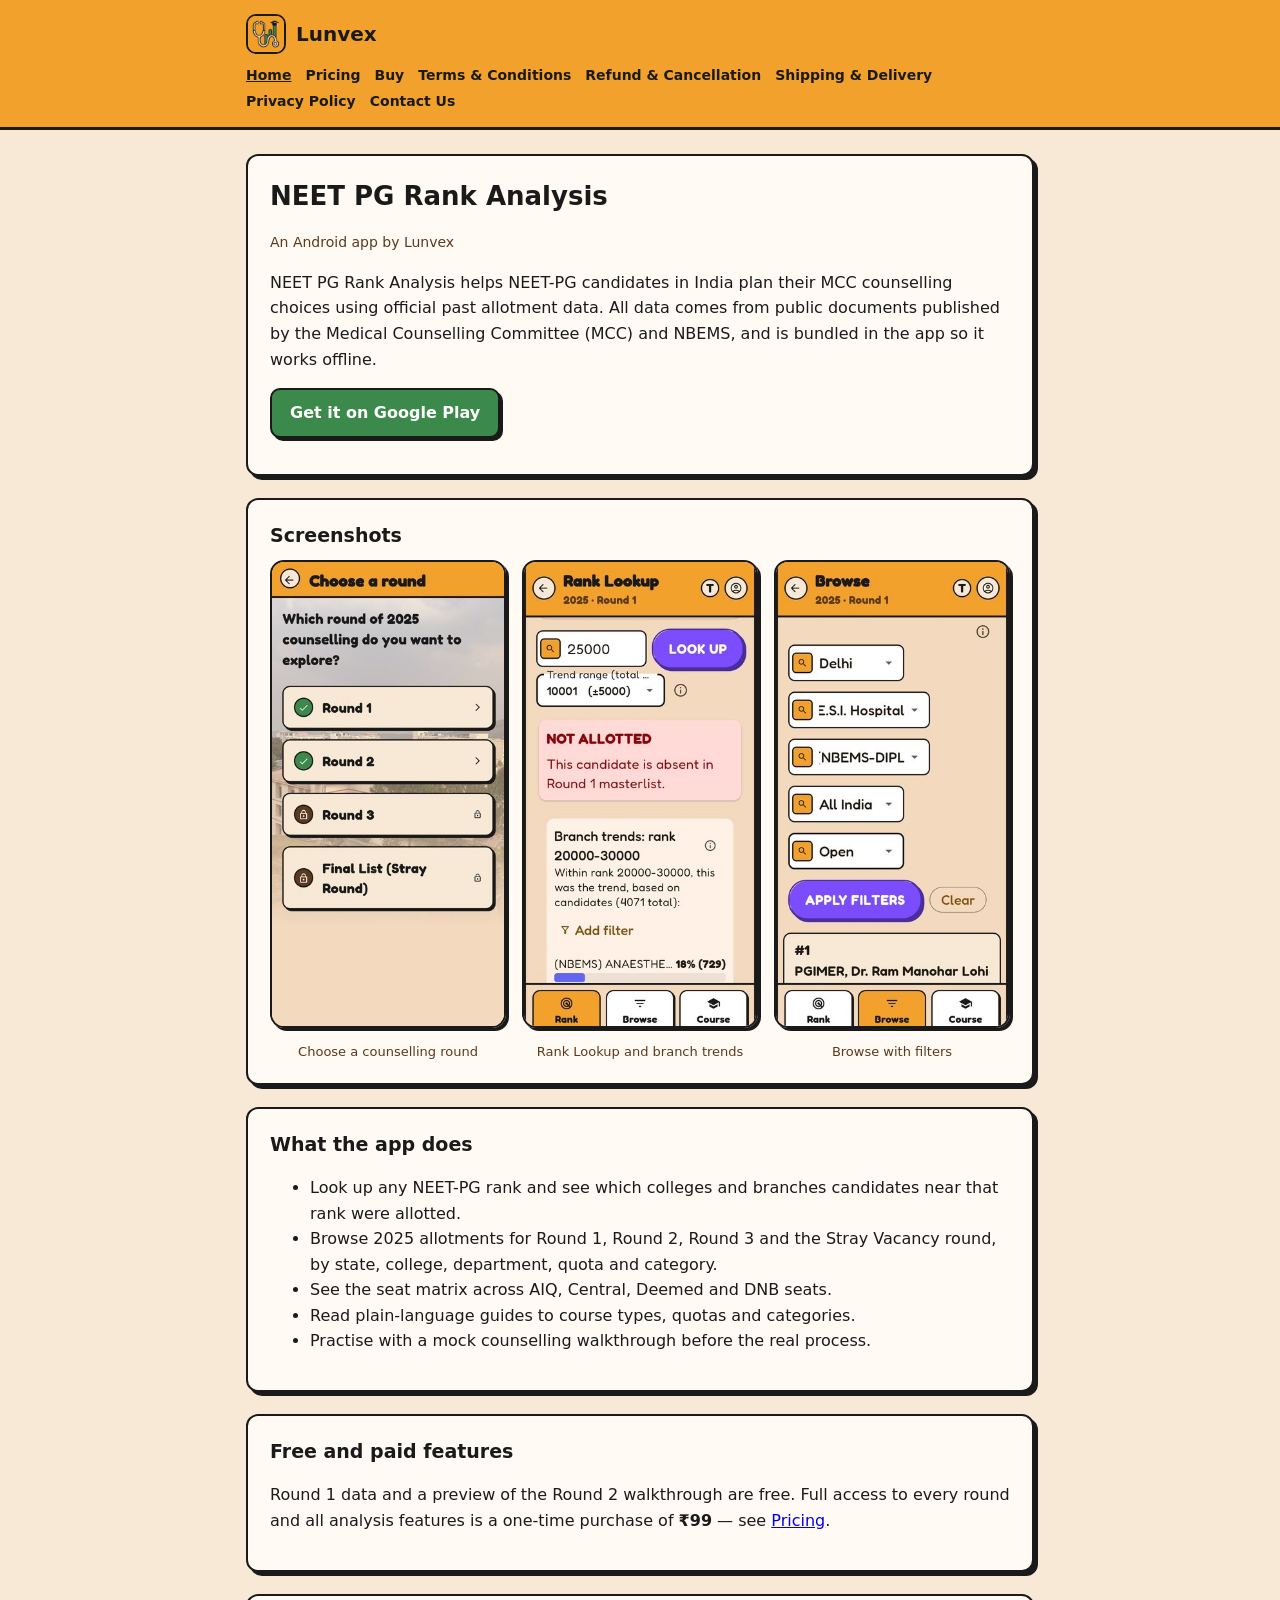
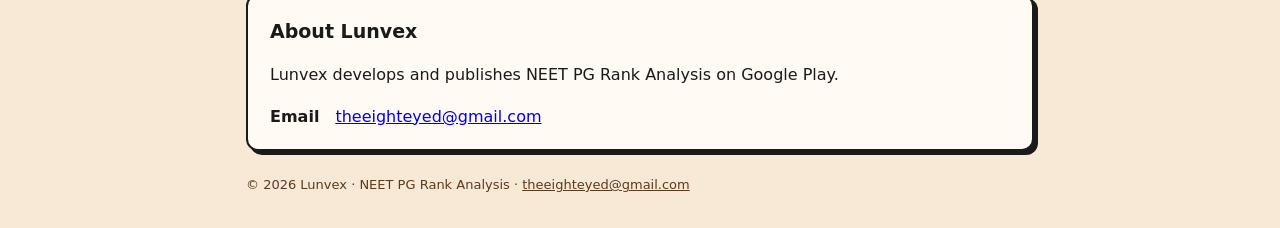
<file: index.html>
<!DOCTYPE html>
<html lang="en">
<head>
<meta charset="UTF-8">
<meta name="viewport" content="width=device-width, initial-scale=1">
<title>Home - NEET PG Rank Analysis by Lunvex</title>
<link rel="icon" type="image/png" href="favicon.png">
<link rel="stylesheet" href="style.css">
</head>
<body>
<header><div class="bar"><a class="brand" href="index.html"><img src="img/logo.png" width="40" height="40" alt="">Lunvex</a><nav><a href="index.html" aria-current="page">Home</a><a href="pricing.html">Pricing</a><a href="buy.html">Buy</a><a href="terms.html">Terms &amp; Conditions</a><a href="refund.html">Refund &amp; Cancellation</a><a href="shipping.html">Shipping &amp; Delivery</a><a href="privacy.html">Privacy Policy</a><a href="contact.html">Contact Us</a></nav></div></header>
<main>
<div class="card">
<h1>NEET PG Rank Analysis</h1>
<p class="muted">An Android app by Lunvex</p>
<p>NEET PG Rank Analysis helps NEET-PG candidates in India plan their MCC counselling choices using official past allotment data. All data comes from public documents published by the Medical Counselling Committee (MCC) and NBEMS, and is bundled in the app so it works offline.</p>
<p><a class="btn" href="https://play.google.com/store/apps/details?id=com.neetpg.app">Get it on Google Play</a></p>
</div>
<div class="card">
<h2>Screenshots</h2>
<div class="shots">
<figure><img src="img/rounds.jpg" width="360" height="720" alt="Choose a counselling round: Round 1, Round 2, Round 3 and the Final List"><figcaption>Choose a counselling round</figcaption></figure>
<figure><img src="img/rank-lookup.jpg" width="360" height="720" alt="Rank Lookup showing branch trends around rank 25000"><figcaption>Rank Lookup and branch trends</figcaption></figure>
<figure><img src="img/browse.jpg" width="360" height="720" alt="Browse allotments filtered by state, college, department, quota and category"><figcaption>Browse with filters</figcaption></figure>
</div>
</div>
<div class="card">
<h2>What the app does</h2>
<ul>
<li>Look up any NEET-PG rank and see which colleges and branches candidates near that rank were allotted.</li>
<li>Browse 2025 allotments for Round 1, Round 2, Round 3 and the Stray Vacancy round, by state, college, department, quota and category.</li>
<li>See the seat matrix across AIQ, Central, Deemed and DNB seats.</li>
<li>Read plain-language guides to course types, quotas and categories.</li>
<li>Practise with a mock counselling walkthrough before the real process.</li>
</ul>
</div>
<div class="card">
<h2>Free and paid features</h2>
<p>Round 1 data and a preview of the Round 2 walkthrough are free. Full access to every round and all analysis features is a one-time purchase of <strong>&#8377;99</strong> &mdash; see <a href="pricing.html">Pricing</a>.</p>
</div>
<div class="card">
<h2>About Lunvex</h2>
<p>Lunvex develops and publishes NEET PG Rank Analysis on Google Play.</p>
<dl><dt>Email</dt><dd><a href="mailto:theeighteyed@gmail.com">theeighteyed@gmail.com</a></dd></dl>
</div>
</main>
<footer>&copy; 2026 Lunvex &middot; NEET PG Rank Analysis &middot; <a href="mailto:theeighteyed@gmail.com">theeighteyed@gmail.com</a></footer>
</body>
</html>
</file>
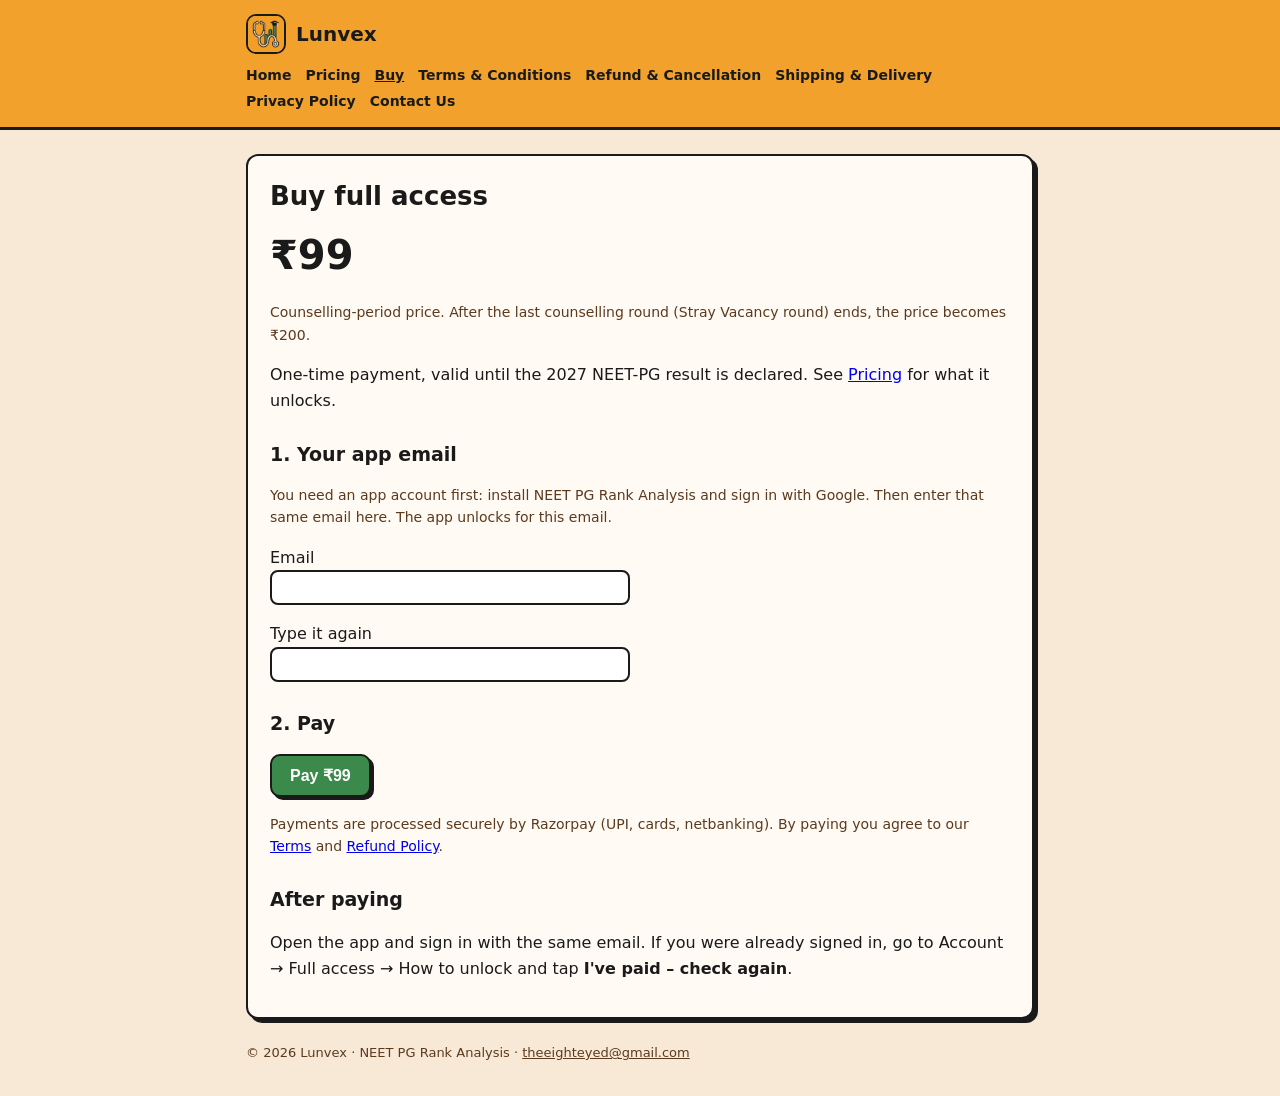
<file: buy.html>
<!DOCTYPE html>
<html lang="en">
<head>
<meta charset="UTF-8">
<meta name="viewport" content="width=device-width, initial-scale=1">
<title>Buy - NEET PG Rank Analysis by Lunvex</title>
<link rel="icon" type="image/png" href="favicon.png">
<link rel="stylesheet" href="style.css">
</head>
<body>
<header><div class="bar"><a class="brand" href="index.html"><img src="img/logo.png" width="40" height="40" alt="">Lunvex</a><nav><a href="index.html">Home</a><a href="pricing.html">Pricing</a><a href="buy.html" aria-current="page">Buy</a><a href="terms.html">Terms &amp; Conditions</a><a href="refund.html">Refund &amp; Cancellation</a><a href="shipping.html">Shipping &amp; Delivery</a><a href="privacy.html">Privacy Policy</a><a href="contact.html">Contact Us</a></nav></div></header>
<main>
<div class="card">
<h1>Buy full access</h1>
<p class="price">&#8377;99</p>
<p class="muted">Counselling-period price. After the last counselling round (Stray Vacancy round) ends, the price becomes &#8377;200.</p>
<p>One-time payment, valid until the 2027 NEET-PG result is declared. See <a href="pricing.html">Pricing</a> for what it unlocks.</p>
<h2>1. Your app email</h2>
<p class="muted">You need an app account first: install NEET PG Rank Analysis and sign in with Google. Then enter that same email here. The app unlocks for this email.</p>
<p><label>Email<br><input id="email" type="email" autocomplete="email" style="width:100%;max-width:360px;padding:8px;border:2px solid var(--ink);border-radius:8px"></label></p>
<p><label>Type it again<br><input id="email2" type="email" autocomplete="off" style="width:100%;max-width:360px;padding:8px;border:2px solid var(--ink);border-radius:8px"></label></p>
<h2>2. Pay</h2>
<p><button id="pay" class="btn" type="button" style="cursor:pointer;font-size:16px">Pay &#8377;99</button></p>
<p id="msg" role="status" style="font-weight:700"></p>
<p class="muted">Payments are processed securely by Razorpay (UPI, cards, netbanking). By paying you agree to our <a href="terms.html">Terms</a> and <a href="refund.html">Refund Policy</a>.</p>
<h2>After paying</h2>
<p>Open the app and sign in with the same email. If you were already signed in, go to Account &rarr; Full access &rarr; How to unlock and tap <strong>I've paid &ndash; check again</strong>.</p>
</div>
<script src="https://checkout.razorpay.com/v1/checkout.js"></script>
<script>
(function () {
  var BASE = "https://us-central1-neet-pg-allotment-explorer.cloudfunctions.net";
  var msg = document.getElementById("msg");
  var btn = document.getElementById("pay");
  function say(t, ok) { msg.textContent = t; msg.style.color = ok ? "var(--green)" : "var(--brown)"; }
  function post(path, body) {
    return fetch(BASE + "/" + path, {method: "POST", headers: {"Content-Type": "application/json"}, body: JSON.stringify(body)})
      .then(function (r) { return r.json().then(function (j) { if (!r.ok) throw new Error(j.error || "Request failed"); return j; }); });
  }
  btn.addEventListener("click", function () {
    var e1 = document.getElementById("email").value.trim().toLowerCase();
    var e2 = document.getElementById("email2").value.trim().toLowerCase();
    if (!/^[^\s@]+@[^\s@]+\.[^\s@]+$/.test(e1)) { say("Enter a valid email address."); return; }
    if (e1 !== e2) { say("The two emails don't match."); return; }
    btn.disabled = true; say("Starting payment...", true);
    post("createWebOrder", {email: e1}).then(function (o) {
      var rzp = new Razorpay({
        key: o.keyId, amount: o.amount, currency: "INR", order_id: o.orderId,
        name: "Lunvex", description: "NEET PG Rank Analysis - Full Access",
        prefill: {email: o.email}, theme: {color: "#f2a22c"},
        handler: function (resp) {
          say("Confirming payment...", true);
          post("confirmWebPayment", resp).then(function (r) {
            if (r.status === "paid") say("Payment received. Your app is unlocked for " + r.email + ".", true);
            else say("Payment received and being confirmed. Your app will unlock within a few minutes.", true);
          }).catch(function (err) { say(err.message); });
        },
        modal: {ondismiss: function () { btn.disabled = false; say("Payment cancelled."); }}
      });
      rzp.on("payment.failed", function () { btn.disabled = false; say("Payment failed. Please try again."); });
      rzp.open();
    }).catch(function (err) { btn.disabled = false; say(err.message); });
  });
})();
</script>
</main>
<footer>&copy; 2026 Lunvex &middot; NEET PG Rank Analysis &middot; <a href="mailto:theeighteyed@gmail.com">theeighteyed@gmail.com</a></footer>
</body>
</html>
</file>
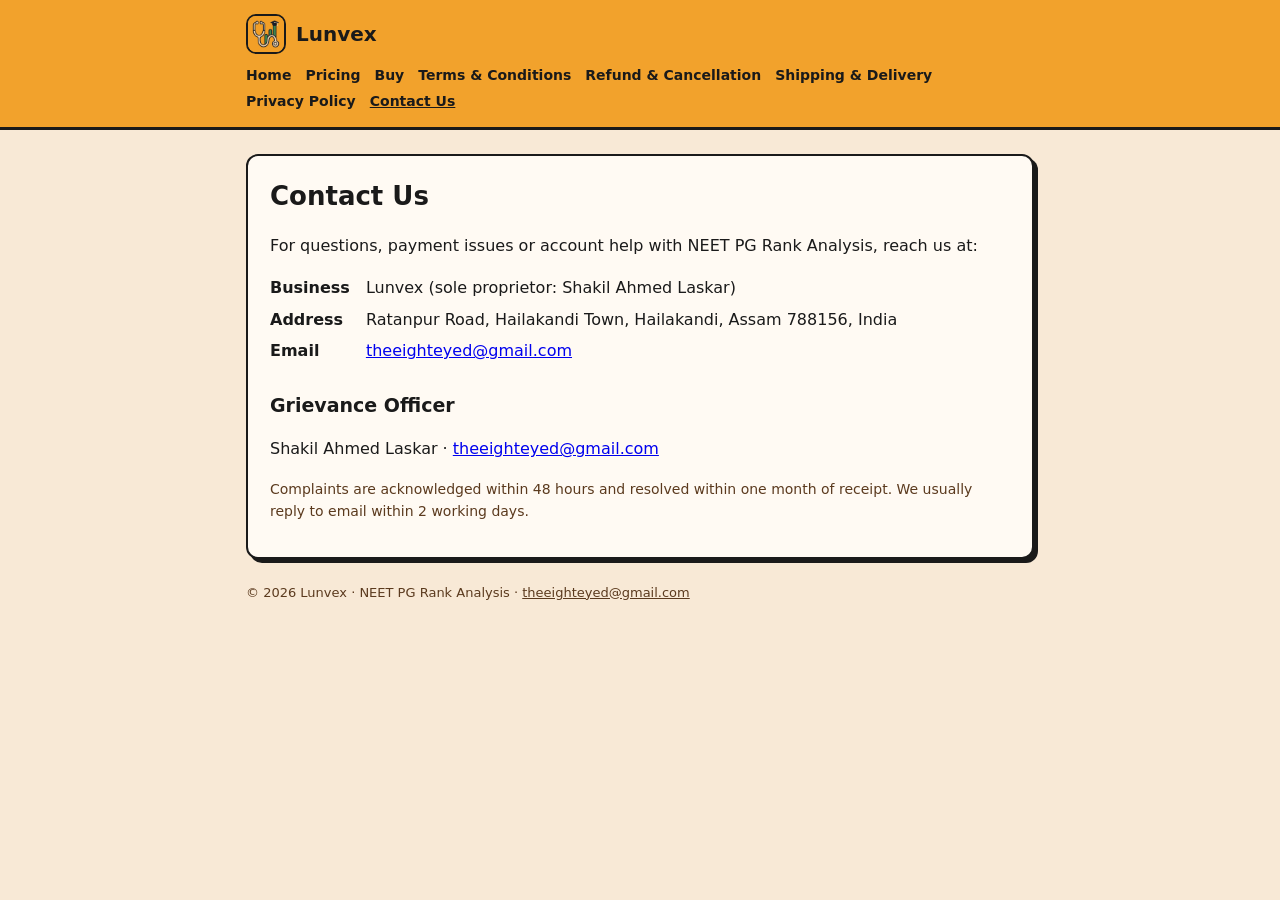
<file: contact.html>
<!DOCTYPE html>
<html lang="en">
<head>
<meta charset="UTF-8">
<meta name="viewport" content="width=device-width, initial-scale=1">
<title>Contact Us - NEET PG Rank Analysis by Lunvex</title>
<link rel="icon" type="image/png" href="favicon.png">
<link rel="stylesheet" href="style.css">
</head>
<body>
<header><div class="bar"><a class="brand" href="index.html"><img src="img/logo.png" width="40" height="40" alt="">Lunvex</a><nav><a href="index.html">Home</a><a href="pricing.html">Pricing</a><a href="buy.html">Buy</a><a href="terms.html">Terms &amp; Conditions</a><a href="refund.html">Refund &amp; Cancellation</a><a href="shipping.html">Shipping &amp; Delivery</a><a href="privacy.html">Privacy Policy</a><a href="contact.html" aria-current="page">Contact Us</a></nav></div></header>
<main>
<div class="card">
<h1>Contact Us</h1>
<p>For questions, payment issues or account help with NEET PG Rank Analysis, reach us at:</p>
<dl>
<dt>Business</dt><dd>Lunvex (sole proprietor: Shakil Ahmed Laskar)</dd>
<dt>Address</dt><dd>Ratanpur Road, Hailakandi Town, Hailakandi, Assam 788156, India</dd>
<dt>Email</dt><dd><a href="mailto:theeighteyed@gmail.com">theeighteyed@gmail.com</a></dd>
</dl>
<h2>Grievance Officer</h2>
<p>Shakil Ahmed Laskar &middot; <a href="mailto:theeighteyed@gmail.com">theeighteyed@gmail.com</a></p>
<p class="muted">Complaints are acknowledged within 48 hours and resolved within one month of receipt. We usually reply to email within 2 working days.</p>
</div>
</main>
<footer>&copy; 2026 Lunvex &middot; NEET PG Rank Analysis &middot; <a href="mailto:theeighteyed@gmail.com">theeighteyed@gmail.com</a></footer>
</body>
</html>
</file>
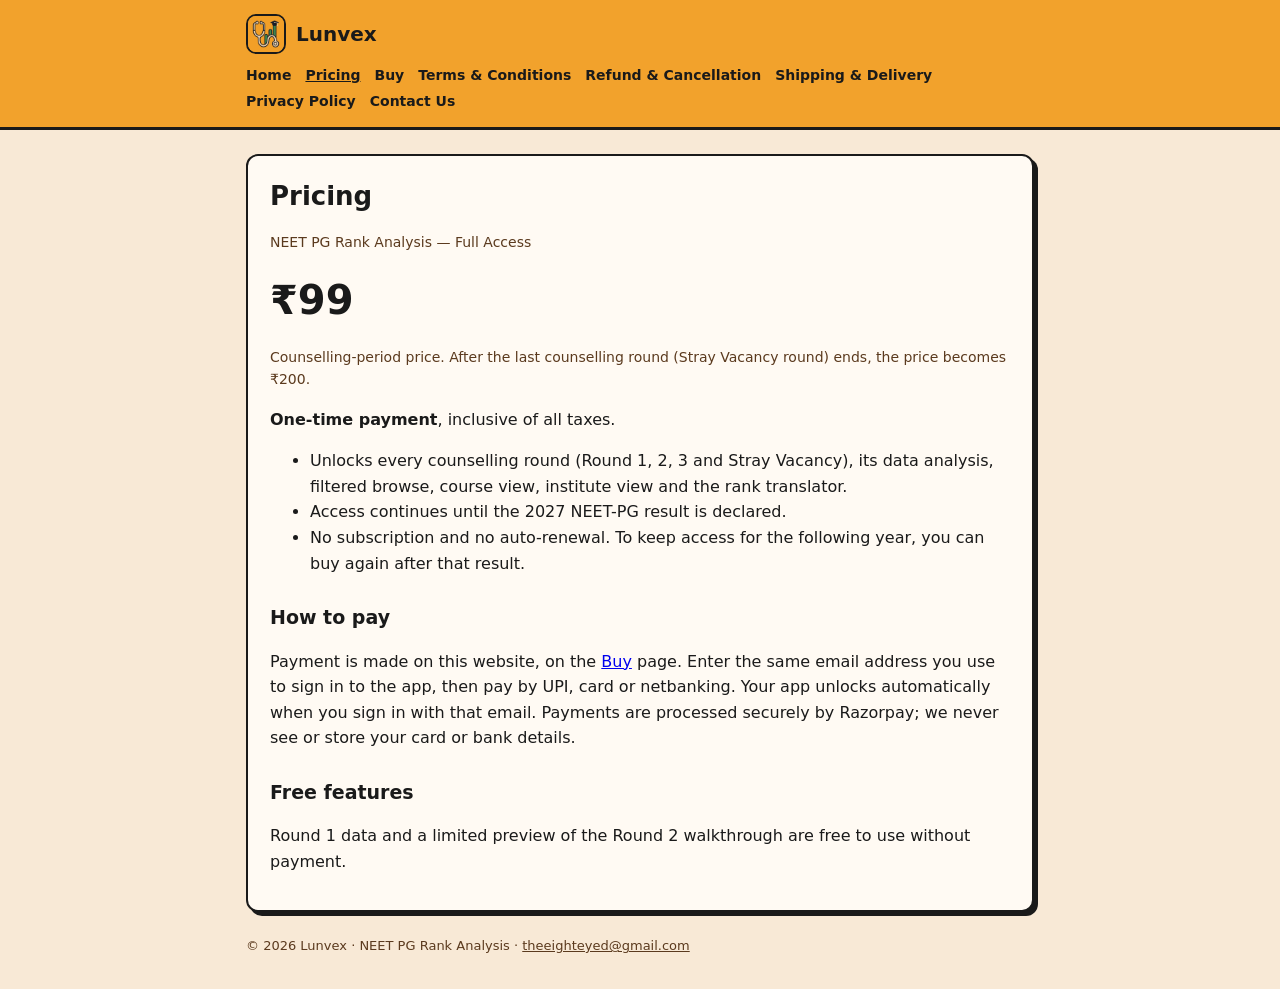
<file: pricing.html>
<!DOCTYPE html>
<html lang="en">
<head>
<meta charset="UTF-8">
<meta name="viewport" content="width=device-width, initial-scale=1">
<title>Pricing - NEET PG Rank Analysis by Lunvex</title>
<link rel="icon" type="image/png" href="favicon.png">
<link rel="stylesheet" href="style.css">
</head>
<body>
<header><div class="bar"><a class="brand" href="index.html"><img src="img/logo.png" width="40" height="40" alt="">Lunvex</a><nav><a href="index.html">Home</a><a href="pricing.html" aria-current="page">Pricing</a><a href="buy.html">Buy</a><a href="terms.html">Terms &amp; Conditions</a><a href="refund.html">Refund &amp; Cancellation</a><a href="shipping.html">Shipping &amp; Delivery</a><a href="privacy.html">Privacy Policy</a><a href="contact.html">Contact Us</a></nav></div></header>
<main>
<div class="card">
<h1>Pricing</h1>
<p class="muted">NEET PG Rank Analysis &mdash; Full Access</p>
<p class="price">&#8377;99</p>
<p class="muted">Counselling-period price. After the last counselling round (Stray Vacancy round) ends, the price becomes &#8377;200.</p>
<p><strong>One-time payment</strong>, inclusive of all taxes.</p>
<ul>
<li>Unlocks every counselling round (Round 1, 2, 3 and Stray Vacancy), its data analysis, filtered browse, course view, institute view and the rank translator.</li>
<li>Access continues until the 2027 NEET-PG result is declared.</li>
<li>No subscription and no auto-renewal. To keep access for the following year, you can buy again after that result.</li>
</ul>
<h2>How to pay</h2>
<p>Payment is made on this website, on the <a href="buy.html">Buy</a> page. Enter the same email address you use to sign in to the app, then pay by UPI, card or netbanking. Your app unlocks automatically when you sign in with that email. Payments are processed securely by Razorpay; we never see or store your card or bank details.</p>
<h2>Free features</h2>
<p>Round 1 data and a limited preview of the Round 2 walkthrough are free to use without payment.</p>
</div>
</main>
<footer>&copy; 2026 Lunvex &middot; NEET PG Rank Analysis &middot; <a href="mailto:theeighteyed@gmail.com">theeighteyed@gmail.com</a></footer>
</body>
</html>
</file>
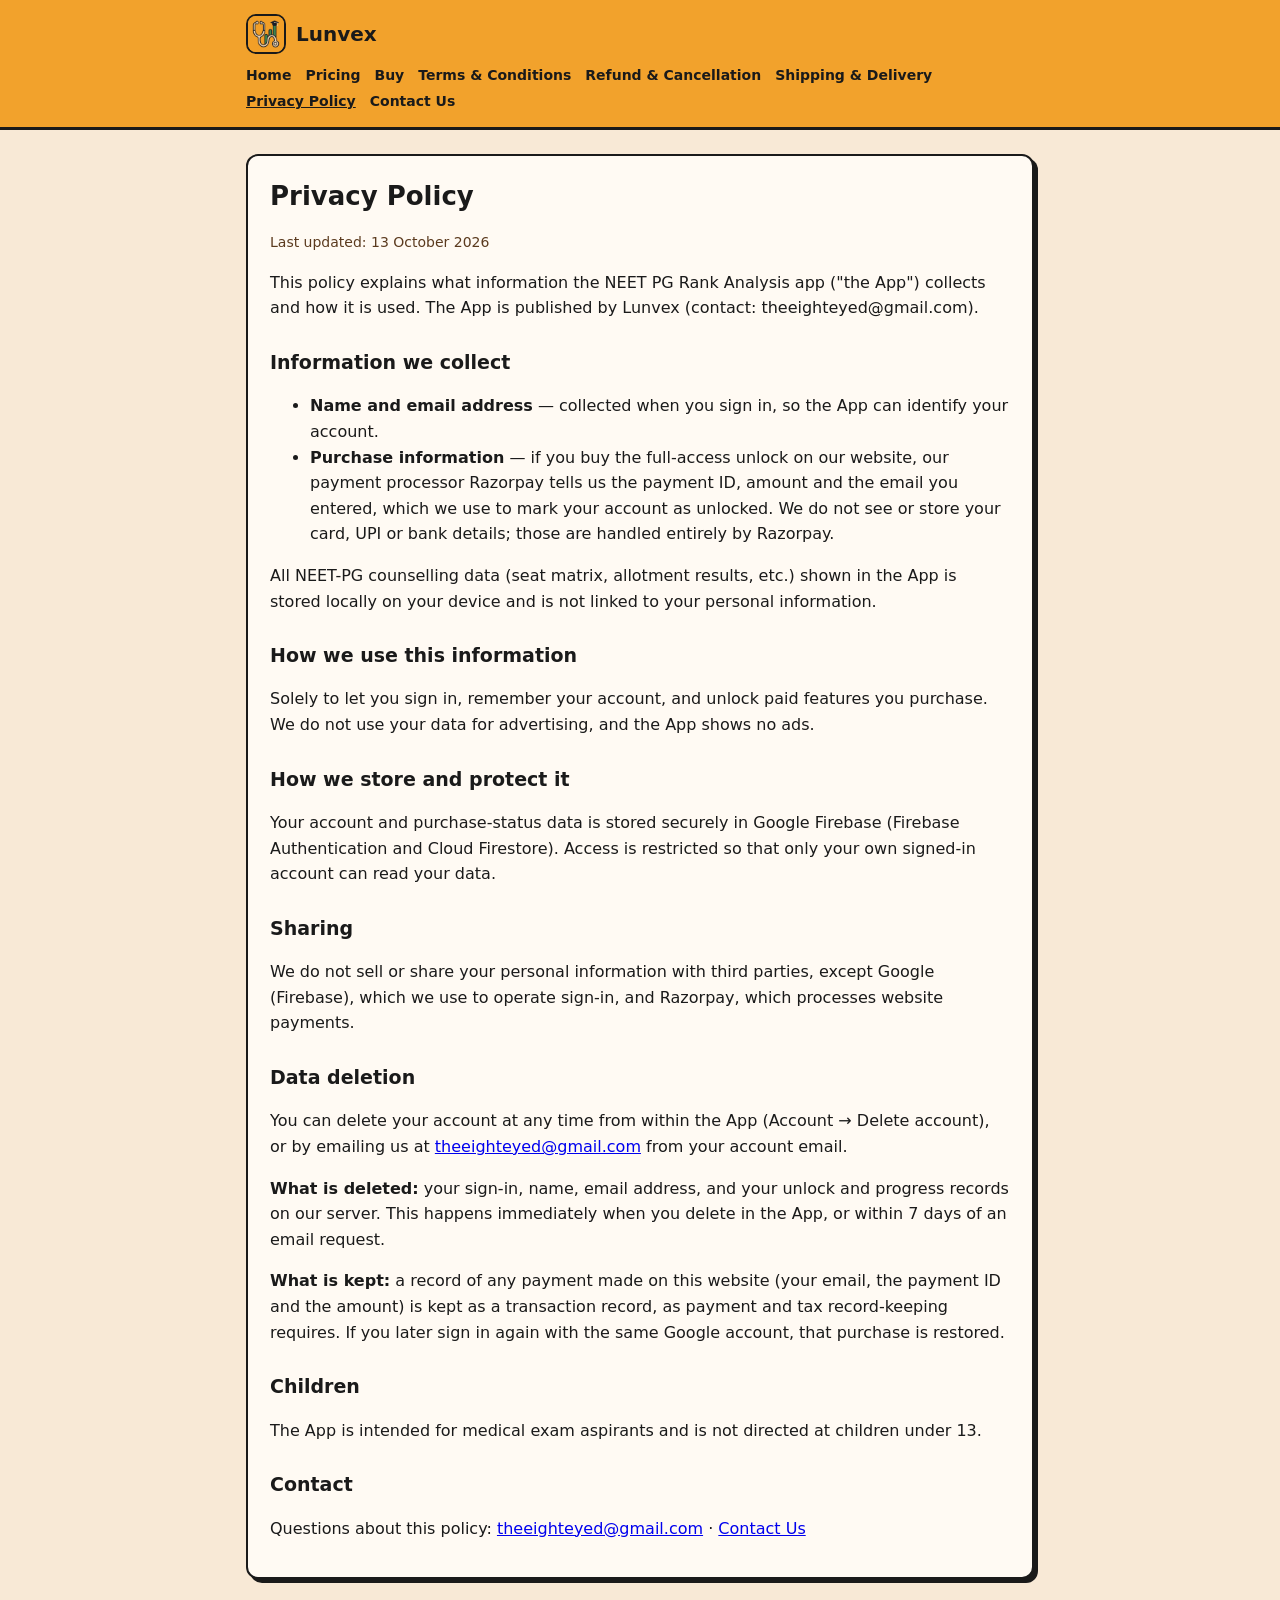
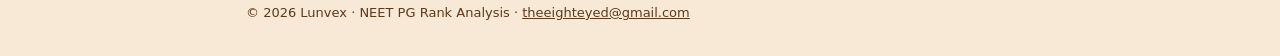
<file: privacy.html>
<!DOCTYPE html>
<html lang="en">
<head>
<meta charset="UTF-8">
<meta name="viewport" content="width=device-width, initial-scale=1">
<title>Privacy Policy - NEET PG Rank Analysis by Lunvex</title>
<link rel="icon" type="image/png" href="favicon.png">
<link rel="stylesheet" href="style.css">
</head>
<body>
<header><div class="bar"><a class="brand" href="index.html"><img src="img/logo.png" width="40" height="40" alt="">Lunvex</a><nav><a href="index.html">Home</a><a href="pricing.html">Pricing</a><a href="buy.html">Buy</a><a href="terms.html">Terms &amp; Conditions</a><a href="refund.html">Refund &amp; Cancellation</a><a href="shipping.html">Shipping &amp; Delivery</a><a href="privacy.html" aria-current="page">Privacy Policy</a><a href="contact.html">Contact Us</a></nav></div></header>
<main>
<div class="card">
<h1>Privacy Policy</h1>
<p class="muted">Last updated: 13 October 2026</p>
<p>This policy explains what information the NEET PG Rank Analysis app ("the App") collects and how it is used. The App is published by Lunvex (contact: theeighteyed@gmail.com).</p>
<h2>Information we collect</h2>
<ul>
<li><strong>Name and email address</strong> &mdash; collected when you sign in, so the App can identify your account.</li>
<li><strong>Purchase information</strong> &mdash; if you buy the full-access unlock on our website, our payment processor Razorpay tells us the payment ID, amount and the email you entered, which we use to mark your account as unlocked. We do not see or store your card, UPI or bank details; those are handled entirely by Razorpay.</li>
</ul>
<p>All NEET-PG counselling data (seat matrix, allotment results, etc.) shown in the App is stored locally on your device and is not linked to your personal information.</p>
<h2>How we use this information</h2>
<p>Solely to let you sign in, remember your account, and unlock paid features you purchase. We do not use your data for advertising, and the App shows no ads.</p>
<h2>How we store and protect it</h2>
<p>Your account and purchase-status data is stored securely in Google Firebase (Firebase Authentication and Cloud Firestore). Access is restricted so that only your own signed-in account can read your data.</p>
<h2>Sharing</h2>
<p>We do not sell or share your personal information with third parties, except Google (Firebase), which we use to operate sign-in, and Razorpay, which processes website payments.</p>
<h2>Data deletion</h2>
<p>You can delete your account at any time from within the App (Account &rarr; Delete account), or by emailing us at <a href="mailto:theeighteyed@gmail.com">theeighteyed@gmail.com</a> from your account email.</p>
<p><strong>What is deleted:</strong> your sign-in, name, email address, and your unlock and progress records on our server. This happens immediately when you delete in the App, or within 7 days of an email request.</p>
<p><strong>What is kept:</strong> a record of any payment made on this website (your email, the payment ID and the amount) is kept as a transaction record, as payment and tax record-keeping requires. If you later sign in again with the same Google account, that purchase is restored.</p>
<h2>Children</h2>
<p>The App is intended for medical exam aspirants and is not directed at children under 13.</p>
<h2>Contact</h2>
<p>Questions about this policy: <a href="mailto:theeighteyed@gmail.com">theeighteyed@gmail.com</a> &middot; <a href="contact.html">Contact Us</a></p>
</div>
</main>
<footer>&copy; 2026 Lunvex &middot; NEET PG Rank Analysis &middot; <a href="mailto:theeighteyed@gmail.com">theeighteyed@gmail.com</a></footer>
</body>
</html>
</file>
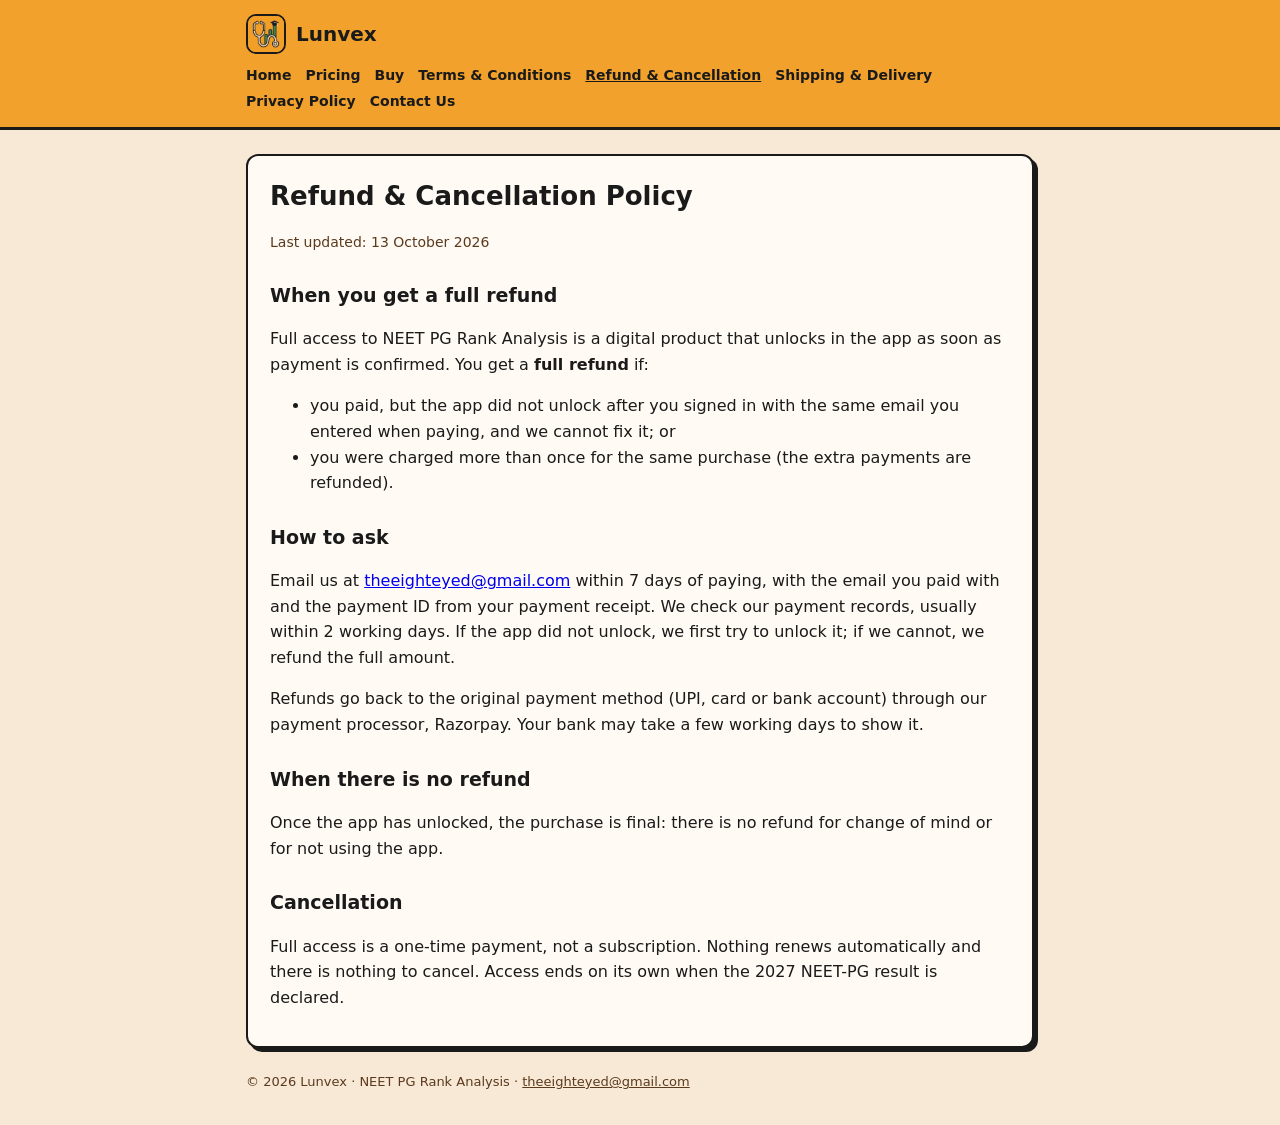
<file: refund.html>
<!DOCTYPE html>
<html lang="en">
<head>
<meta charset="UTF-8">
<meta name="viewport" content="width=device-width, initial-scale=1">
<title>Refund &amp; Cancellation - NEET PG Rank Analysis by Lunvex</title>
<link rel="icon" type="image/png" href="favicon.png">
<link rel="stylesheet" href="style.css">
</head>
<body>
<header><div class="bar"><a class="brand" href="index.html"><img src="img/logo.png" width="40" height="40" alt="">Lunvex</a><nav><a href="index.html">Home</a><a href="pricing.html">Pricing</a><a href="buy.html">Buy</a><a href="terms.html">Terms &amp; Conditions</a><a href="refund.html" aria-current="page">Refund &amp; Cancellation</a><a href="shipping.html">Shipping &amp; Delivery</a><a href="privacy.html">Privacy Policy</a><a href="contact.html">Contact Us</a></nav></div></header>
<main>
<div class="card">
<h1>Refund &amp; Cancellation Policy</h1>
<p class="muted">Last updated: 13 October 2026</p>
<h2>When you get a full refund</h2>
<p>Full access to NEET PG Rank Analysis is a digital product that unlocks in the app as soon as payment is confirmed. You get a <strong>full refund</strong> if:</p>
<ul>
<li>you paid, but the app did not unlock after you signed in with the same email you entered when paying, and we cannot fix it; or</li>
<li>you were charged more than once for the same purchase (the extra payments are refunded).</li>
</ul>
<h2>How to ask</h2>
<p>Email us at <a href="mailto:theeighteyed@gmail.com">theeighteyed@gmail.com</a> within 7 days of paying, with the email you paid with and the payment ID from your payment receipt. We check our payment records, usually within 2 working days. If the app did not unlock, we first try to unlock it; if we cannot, we refund the full amount.</p>
<p>Refunds go back to the original payment method (UPI, card or bank account) through our payment processor, Razorpay. Your bank may take a few working days to show it.</p>
<h2>When there is no refund</h2>
<p>Once the app has unlocked, the purchase is final: there is no refund for change of mind or for not using the app.</p>
<h2>Cancellation</h2>
<p>Full access is a one-time payment, not a subscription. Nothing renews automatically and there is nothing to cancel. Access ends on its own when the 2027 NEET-PG result is declared.</p>
</div>
</main>
<footer>&copy; 2026 Lunvex &middot; NEET PG Rank Analysis &middot; <a href="mailto:theeighteyed@gmail.com">theeighteyed@gmail.com</a></footer>
</body>
</html>
</file>
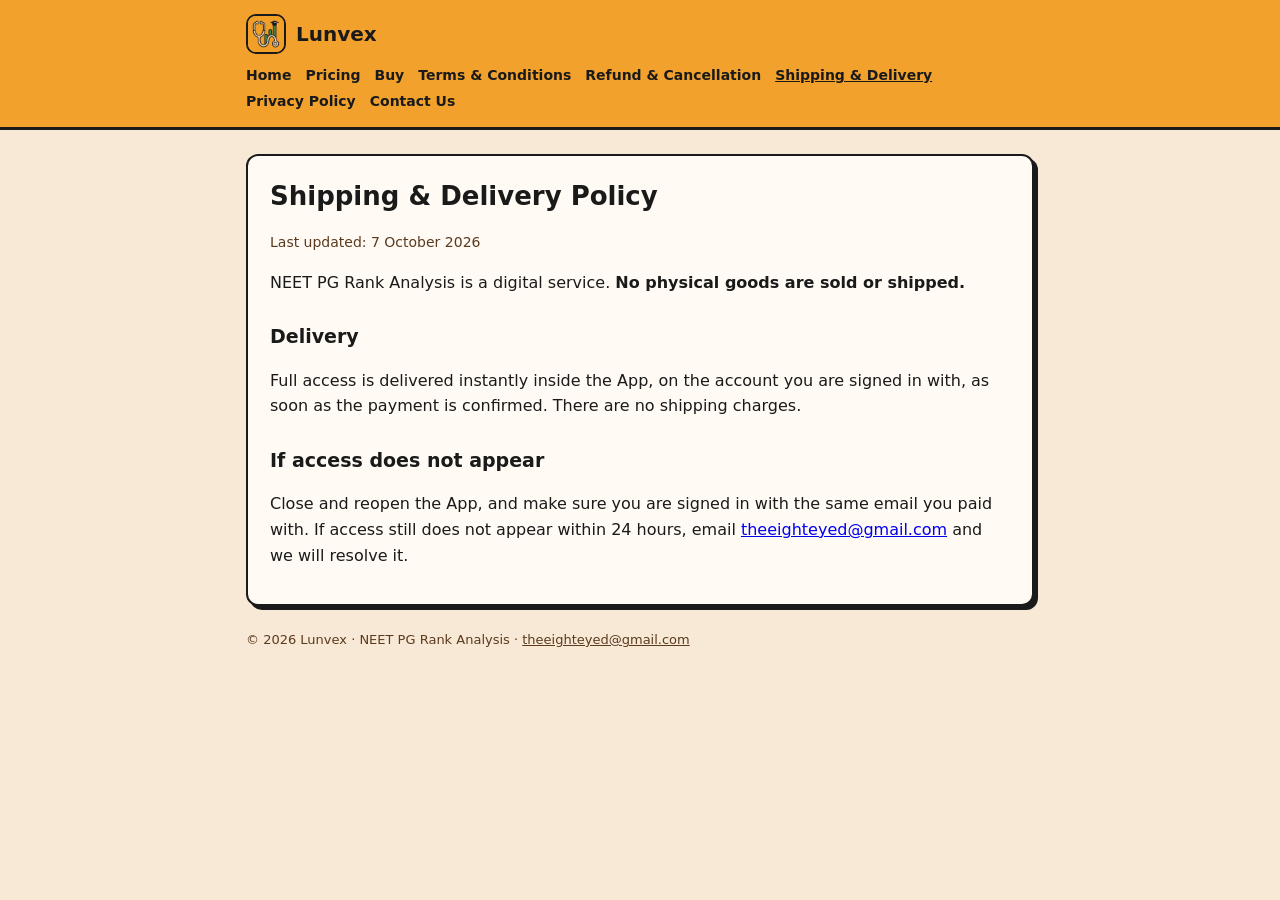
<file: shipping.html>
<!DOCTYPE html>
<html lang="en">
<head>
<meta charset="UTF-8">
<meta name="viewport" content="width=device-width, initial-scale=1">
<title>Shipping &amp; Delivery - NEET PG Rank Analysis by Lunvex</title>
<link rel="icon" type="image/png" href="favicon.png">
<link rel="stylesheet" href="style.css">
</head>
<body>
<header><div class="bar"><a class="brand" href="index.html"><img src="img/logo.png" width="40" height="40" alt="">Lunvex</a><nav><a href="index.html">Home</a><a href="pricing.html">Pricing</a><a href="buy.html">Buy</a><a href="terms.html">Terms &amp; Conditions</a><a href="refund.html">Refund &amp; Cancellation</a><a href="shipping.html" aria-current="page">Shipping &amp; Delivery</a><a href="privacy.html">Privacy Policy</a><a href="contact.html">Contact Us</a></nav></div></header>
<main>
<div class="card">
<h1>Shipping &amp; Delivery Policy</h1>
<p class="muted">Last updated: 7 October 2026</p>
<p>NEET PG Rank Analysis is a digital service. <strong>No physical goods are sold or shipped.</strong></p>
<h2>Delivery</h2>
<p>Full access is delivered instantly inside the App, on the account you are signed in with, as soon as the payment is confirmed. There are no shipping charges.</p>
<h2>If access does not appear</h2>
<p>Close and reopen the App, and make sure you are signed in with the same email you paid with. If access still does not appear within 24 hours, email <a href="mailto:theeighteyed@gmail.com">theeighteyed@gmail.com</a> and we will resolve it.</p>
</div>
</main>
<footer>&copy; 2026 Lunvex &middot; NEET PG Rank Analysis &middot; <a href="mailto:theeighteyed@gmail.com">theeighteyed@gmail.com</a></footer>
</body>
</html>
</file>
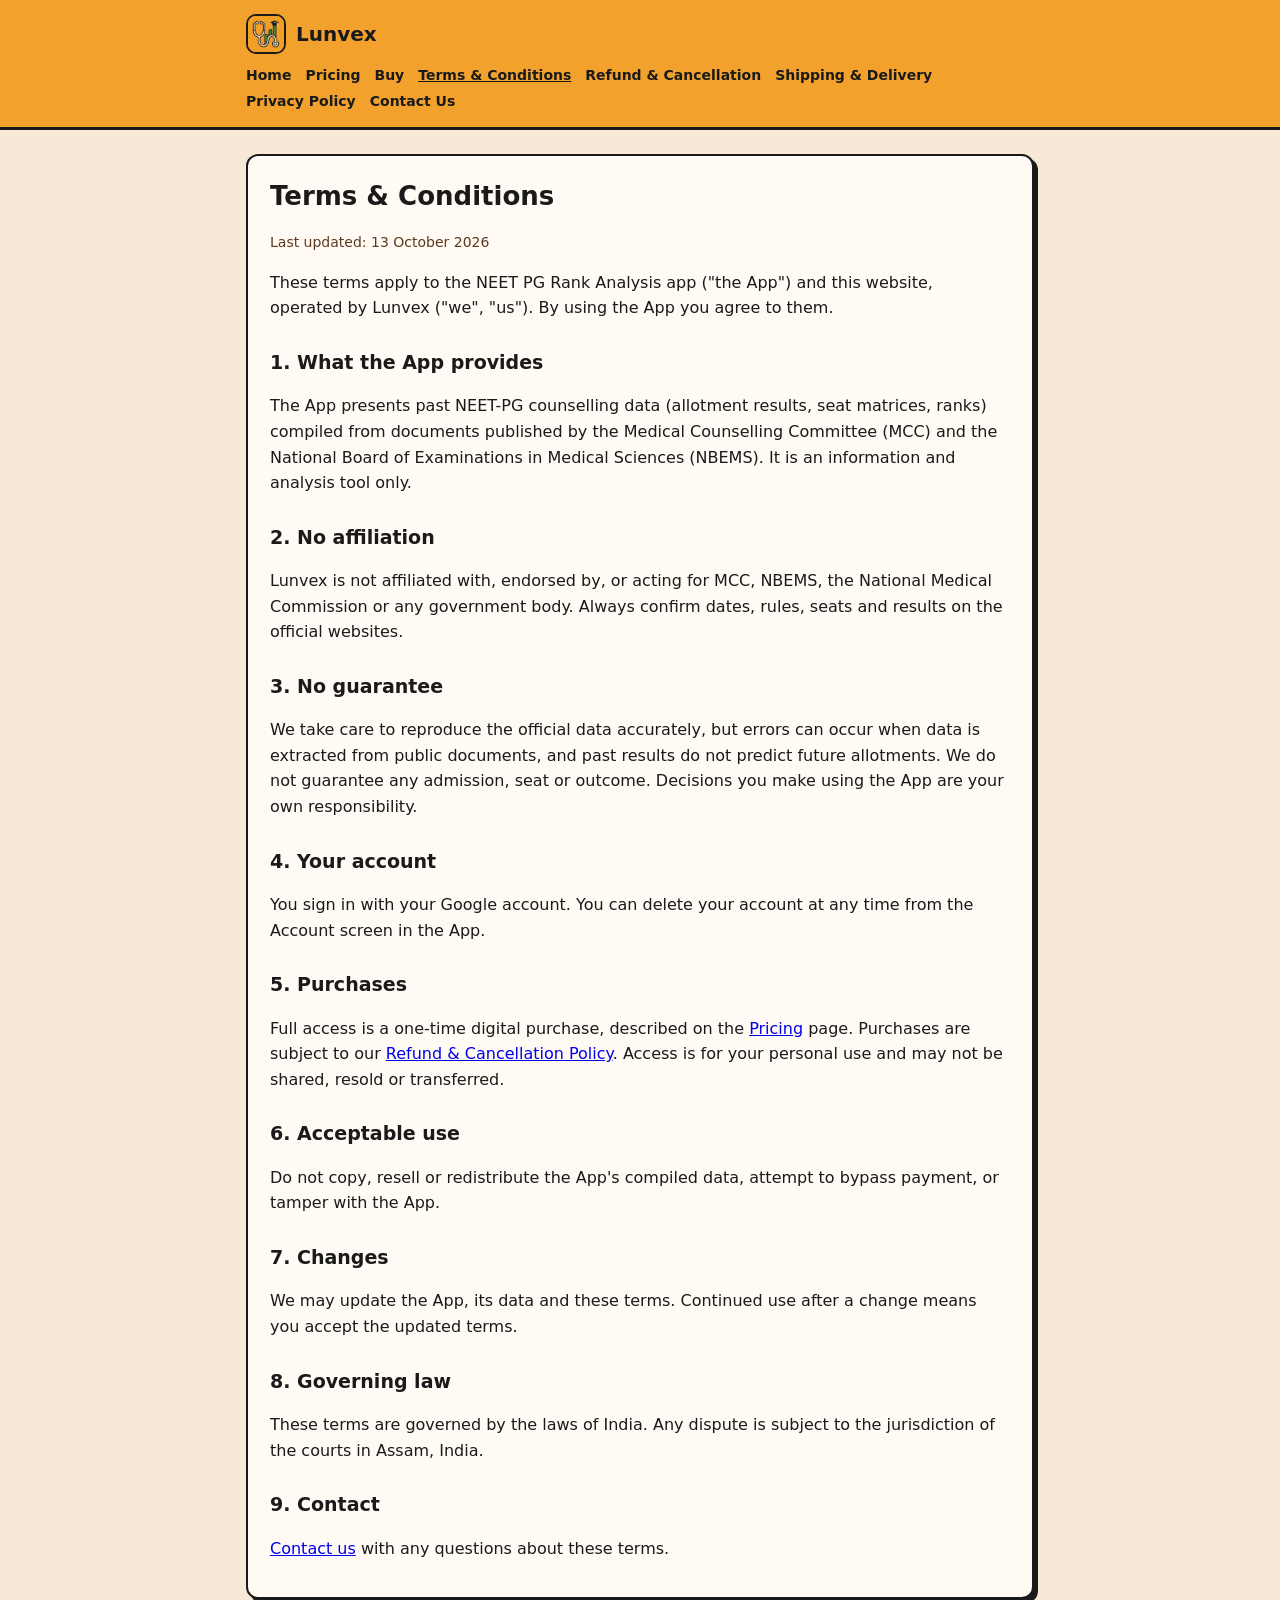
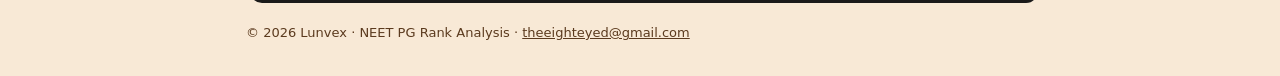
<file: terms.html>
<!DOCTYPE html>
<html lang="en">
<head>
<meta charset="UTF-8">
<meta name="viewport" content="width=device-width, initial-scale=1">
<title>Terms &amp; Conditions - NEET PG Rank Analysis by Lunvex</title>
<link rel="icon" type="image/png" href="favicon.png">
<link rel="stylesheet" href="style.css">
</head>
<body>
<header><div class="bar"><a class="brand" href="index.html"><img src="img/logo.png" width="40" height="40" alt="">Lunvex</a><nav><a href="index.html">Home</a><a href="pricing.html">Pricing</a><a href="buy.html">Buy</a><a href="terms.html" aria-current="page">Terms &amp; Conditions</a><a href="refund.html">Refund &amp; Cancellation</a><a href="shipping.html">Shipping &amp; Delivery</a><a href="privacy.html">Privacy Policy</a><a href="contact.html">Contact Us</a></nav></div></header>
<main>
<div class="card">
<h1>Terms &amp; Conditions</h1>
<p class="muted">Last updated: 13 October 2026</p>
<p>These terms apply to the NEET PG Rank Analysis app ("the App") and this website, operated by Lunvex ("we", "us"). By using the App you agree to them.</p>
<h2>1. What the App provides</h2>
<p>The App presents past NEET-PG counselling data (allotment results, seat matrices, ranks) compiled from documents published by the Medical Counselling Committee (MCC) and the National Board of Examinations in Medical Sciences (NBEMS). It is an information and analysis tool only.</p>
<h2>2. No affiliation</h2>
<p>Lunvex is not affiliated with, endorsed by, or acting for MCC, NBEMS, the National Medical Commission or any government body. Always confirm dates, rules, seats and results on the official websites.</p>
<h2>3. No guarantee</h2>
<p>We take care to reproduce the official data accurately, but errors can occur when data is extracted from public documents, and past results do not predict future allotments. We do not guarantee any admission, seat or outcome. Decisions you make using the App are your own responsibility.</p>
<h2>4. Your account</h2>
<p>You sign in with your Google account. You can delete your account at any time from the Account screen in the App.</p>
<h2>5. Purchases</h2>
<p>Full access is a one-time digital purchase, described on the <a href="pricing.html">Pricing</a> page. Purchases are subject to our <a href="refund.html">Refund &amp; Cancellation Policy</a>. Access is for your personal use and may not be shared, resold or transferred.</p>
<h2>6. Acceptable use</h2>
<p>Do not copy, resell or redistribute the App's compiled data, attempt to bypass payment, or tamper with the App.</p>
<h2>7. Changes</h2>
<p>We may update the App, its data and these terms. Continued use after a change means you accept the updated terms.</p>
<h2>8. Governing law</h2>
<p>These terms are governed by the laws of India. Any dispute is subject to the jurisdiction of the courts in Assam, India.</p>
<h2>9. Contact</h2>
<p><a href="contact.html">Contact us</a> with any questions about these terms.</p>
</div>
</main>
<footer>&copy; 2026 Lunvex &middot; NEET PG Rank Analysis &middot; <a href="mailto:theeighteyed@gmail.com">theeighteyed@gmail.com</a></footer>
</body>
</html>
</file>
<file: style.css>
:root{--ink:#1a1a1a;--orange:#f2a22c;--cream:#f8e9d6;--panel:#fffaf3;--brown:#5b3a1e;--green:#3c8a4b}
*{box-sizing:border-box}
body{margin:0;font-family:system-ui,-apple-system,"Segoe UI",Roboto,sans-serif;background:var(--cream);color:var(--ink);line-height:1.6}
header{background:var(--orange);border-bottom:3px solid var(--ink)}
.bar{max-width:820px;margin:0 auto;padding:14px 16px;display:flex;flex-wrap:wrap;align-items:center;gap:10px 18px}
.brand{font-weight:900;font-size:20px;color:var(--ink);text-decoration:none;margin-right:auto;display:flex;align-items:center;gap:10px}
.brand img{border:2px solid var(--ink);border-radius:10px}
nav{display:flex;flex-wrap:wrap;gap:4px 14px}
nav a{color:var(--ink);text-decoration:none;font-weight:600;font-size:14px}
nav a:hover,nav a[aria-current]{text-decoration:underline}
main{max-width:820px;margin:24px auto;padding:0 16px}
.card{background:var(--panel);border:2px solid var(--ink);border-radius:12px;box-shadow:4px 4px 0 var(--ink);padding:20px 22px;margin-bottom:22px}
h1{font-size:26px;margin:0 0 6px}
h2{font-size:19px;margin:26px 0 6px}
.card > h2:first-child{margin-top:0}
.muted{color:var(--brown);font-size:14px}
.price{font-size:40px;font-weight:900;margin:4px 0}
.was{text-decoration:line-through;color:var(--brown);font-size:20px;margin-right:8px}
.btn{display:inline-block;background:var(--green);color:#fff;font-weight:700;padding:10px 18px;border:2px solid var(--ink);border-radius:10px;text-decoration:none;box-shadow:3px 3px 0 var(--ink)}
dl{display:grid;grid-template-columns:max-content 1fr;gap:6px 16px;margin:0}
dt{font-weight:700}
dd{margin:0}
.shots{display:grid;grid-template-columns:repeat(auto-fit,minmax(160px,1fr));gap:16px;margin-top:10px}
.shots figure{margin:0;text-align:center}
.shots img{width:100%;max-width:240px;height:auto;border:2px solid var(--ink);border-radius:14px;box-shadow:3px 3px 0 var(--ink)}
.shots figcaption{font-size:13px;color:var(--brown);margin-top:6px}
footer{max-width:820px;margin:0 auto 32px;padding:0 16px;font-size:13px;color:var(--brown)}
footer a{color:var(--brown)}
@media (max-width:520px){dl{grid-template-columns:1fr}dd{margin-bottom:8px}}
</file>
